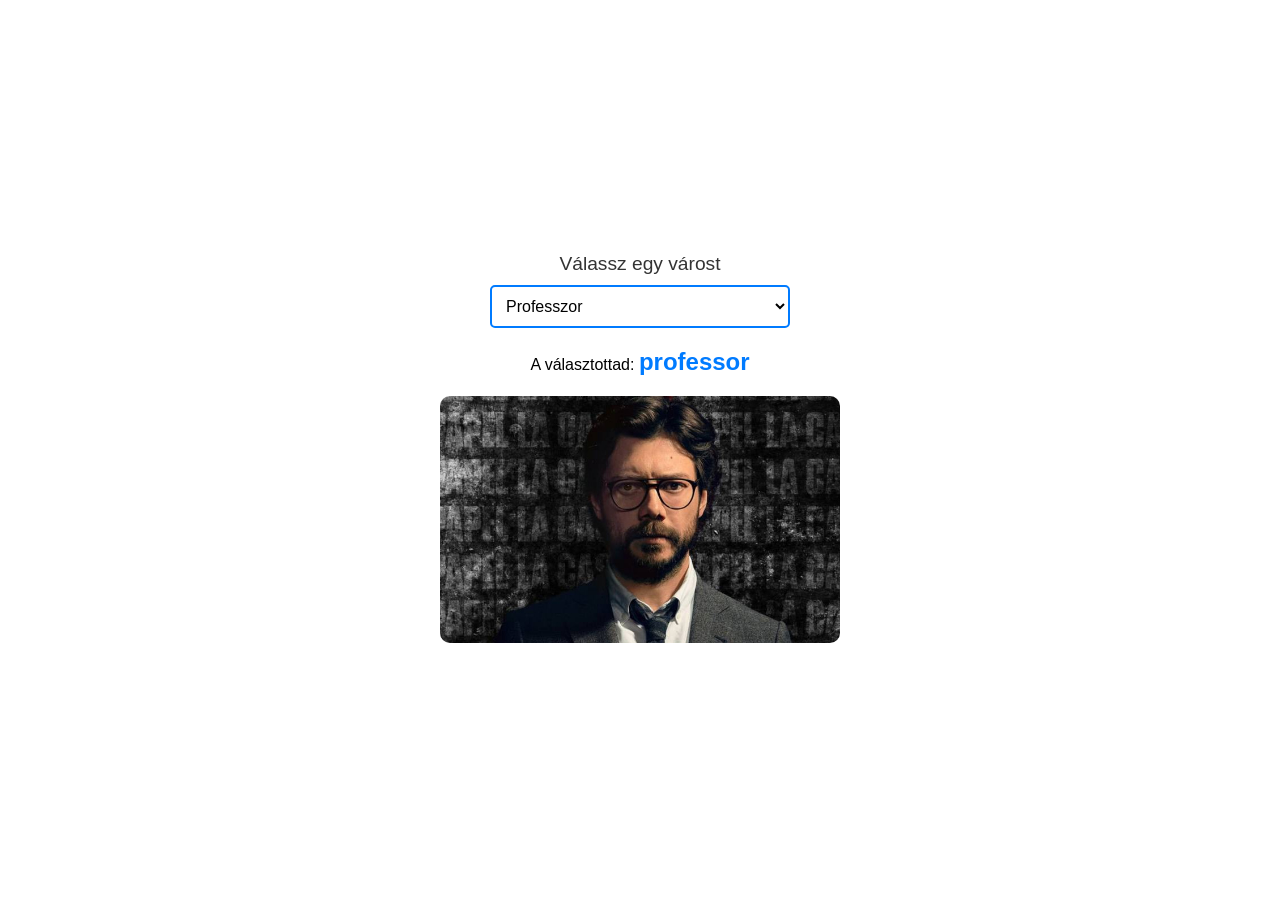
<file: 001_change_event/index.html>
<!DOCTYPE html>
<html lang="hu">

<head>
    <meta charset="UTF-8">
    <meta name="viewport" content="width=device-width, initial-scale=1.0">
    <title>Change Event</title>
    <link rel="stylesheet" href="style.css">
    <link rel="shortcut icon" href="./img/icon.svg" type="image/x-icon">
</head>

<body>
    <div class="container">
        <label for="city">Válassz egy várost</label>
        <select id="city" name="city">
            <option value="Berlin">Berlin</option>
            <option value="Tokyo">Tokyo</option>
            <option value="Rio">Rio</option>
            <option value="Nairobi">Nairobi</option>
            <option value="Lisbon">Lisszabon</option>
            <option value="Moscow">Moszkva</option>
            <option value="Denver">Denver</option>
            <option value="Stockholm">Stockholm</option>
            <option value="Helsinki">Helsinki</option>
            <option value="Professor" selected>Professzor</option>
        </select>
    </div>

    <div id="finish">
        <p>A választottad: <span id="demo">Berlin</span></p>
    
        <div id="image">
            
        </div>
    </div>

    <script src="script.js"></script>
</body>

</html>
</file>
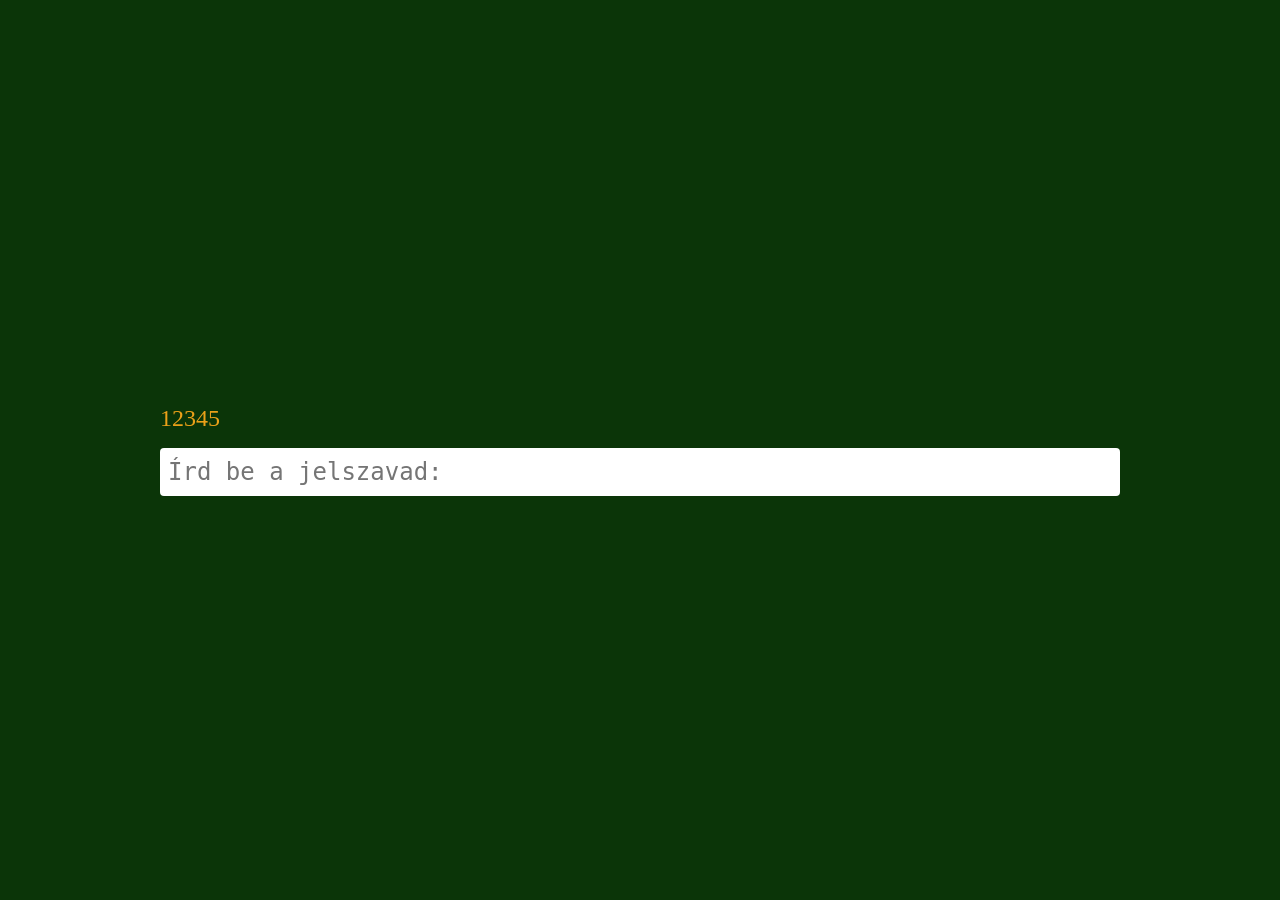
<file: 002_keypress_event/index.html>
<!DOCTYPE html>
<html lang="hu">
<head>
    <meta charset="UTF-8">
    <meta name="viewport" content="width=device-width, initial-scale=1.0">
    <title>Keypress-Keydown-Keyup event</title>
    <link rel="stylesheet" href="style.css">
</head>
<body>
    <div class="container">
        <span id="demo">12345</span>

        <textarea name="area" id="area" placeholder="Írd be a jelszavad:"></textarea>
    </div>

    <script src="script.js"></script>
</body>
</html>
</file>
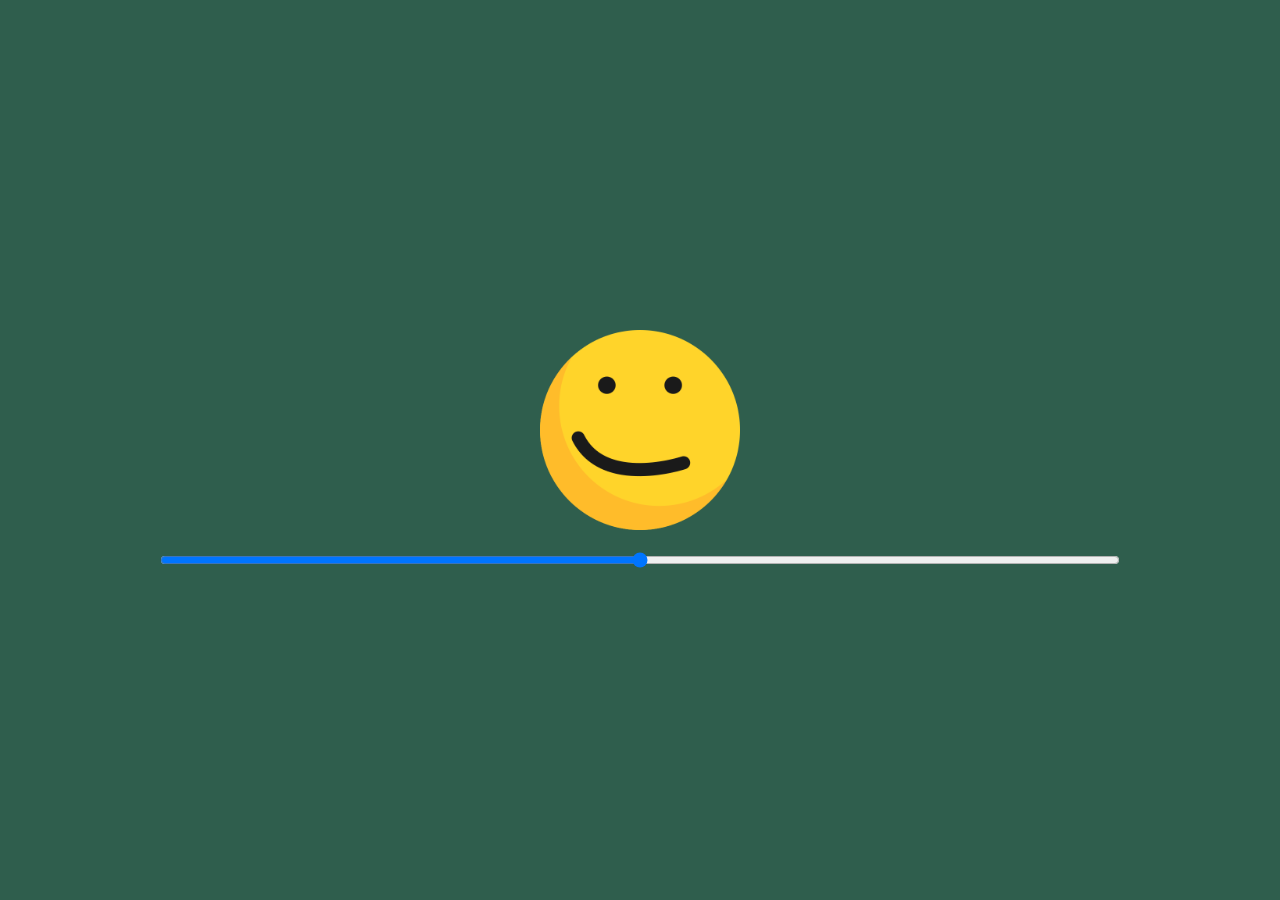
<file: 003_hangulat/index.html>
<!DOCTYPE html>
<html lang="hu">

<head>
    <meta charset="UTF-8">
    <meta name="viewport" content="width=device-width, initial-scale=1.0">
    <title>Hangulat</title>
    <link rel="stylesheet" href="./style.css">
    <link rel="shortcut icon" href="./img/face.ico" type="image/x-icon">
</head>

<body>
    <div class="container">
        <img src="./img/4.png" alt="" id="kep">
        <input type="range" id="csuszka" class="bomba-forma" min="0" max="6" step="1">
    </div>
    <script src="./script.js"></script>
</body>

</html
</file>
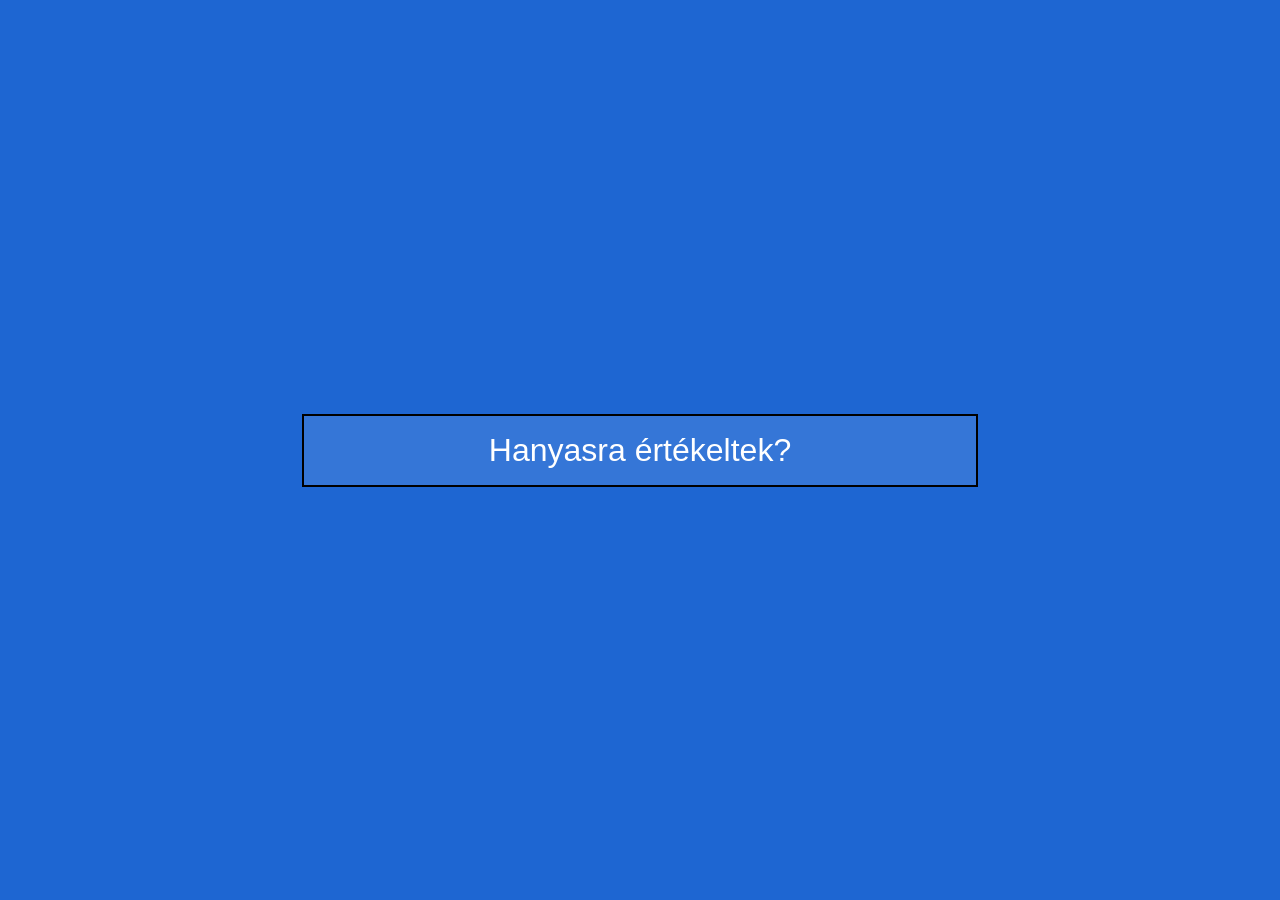
<file: 004_mouseover_event/index.html>
<!DOCTYPE html>
<html lang="hu">
<head>
    <meta charset="UTF-8">
    <meta name="viewport" content="width=device-width, initial-scale=1.0">
    <title>Mouseover - Mouseover events</title>
    <link rel="stylesheet" href="./style.css">
    <link rel="shortcut icon" href="./img/kep.jpg" type="image/x-icon">
</head>
<body>
    <div id="demo">
        <p>Hanyasra értékeltek?</p>
        <!-- <img src="./img/kep.jpg" alt=""> -->
    </div>

    <script src="script.js"></script>
</body>
</html>
</file>
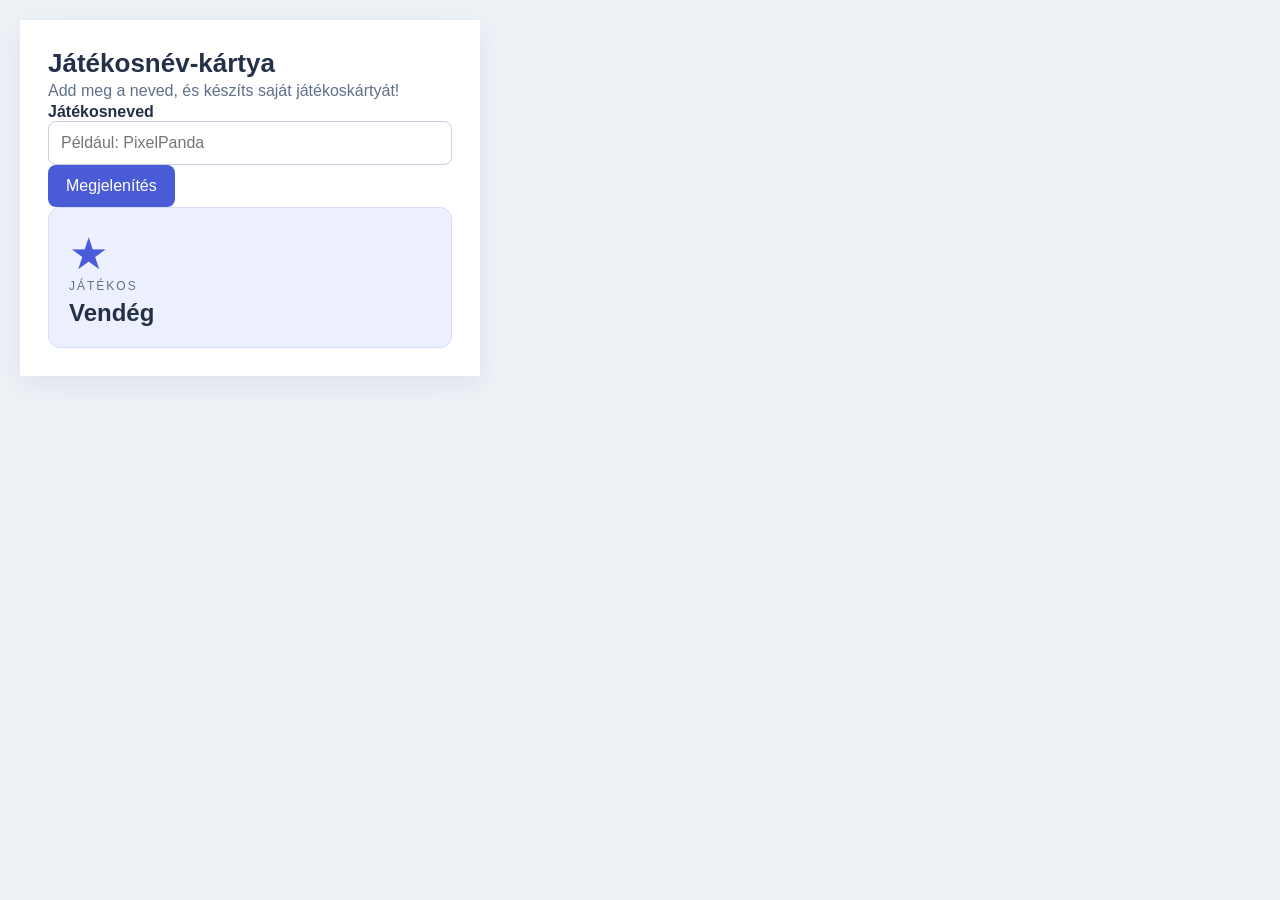
<file: 005_jatekosnev/index.html>
<!DOCTYPE html>
<html lang="hu">
<head>
    <meta charset="UTF-8">
    <meta name="viewport" content="width=device-width, initial-scale=1.0">
    <title>Játékosnév-kártya</title>
    <link rel="stylesheet" href="style.css">
</head>
<body>
    <main class="container">
        <h1>Játékosnév-kártya</h1>
        <p>Add meg a neved, és készíts saját játékoskártyát!</p>

        <div class="beallitasok">
            <label for="nev">Játékosneved</label>
            <input type="text" id="nev" placeholder="Például: PixelPanda" maxlength="20">
            <button type="button" id="gomb">Megjelenítés</button>
        </div>

        <div class="kartya">
            <span class="ikon" aria-hidden="true">★</span>
            <div>
                <p class="felirat">JÁTÉKOS</p>
                <h2 id="jatekosnev">Vendég</h2>
            </div>
        </div>
    </main>
    <script src="script.js"></script>
</body>
</html>
</file>
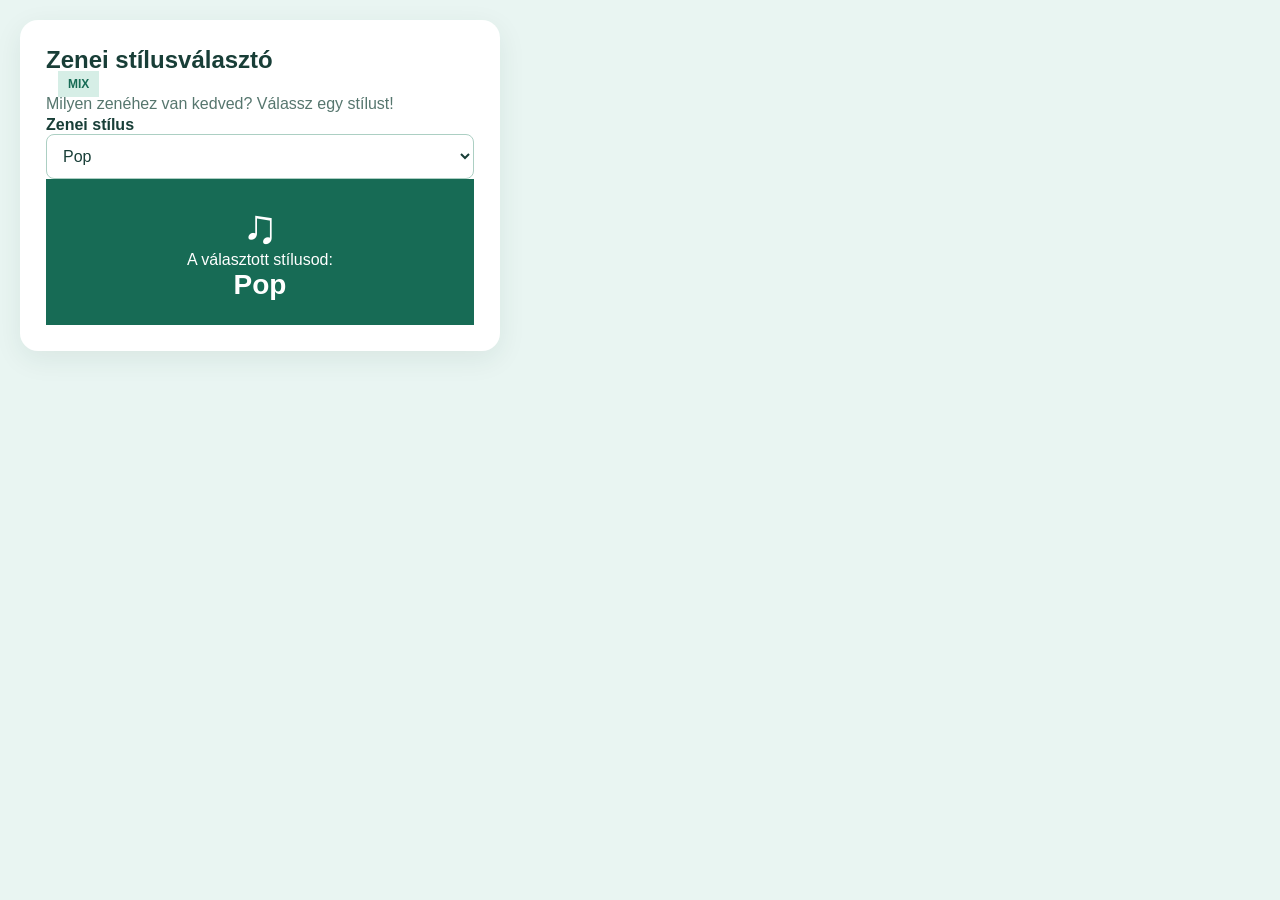
<file: 006_zenevalaszto/index.html>
<!DOCTYPE html>
<html lang="hu">
<head>
    <meta charset="UTF-8">
    <meta name="viewport" content="width=device-width, initial-scale=1.0">
    <title>Zenei stílusválasztó</title>
    <link rel="stylesheet" href="style.css">
</head>
<body>
    <main class="container">
        <header class="fejlec">
            <h1>Zenei stílusválasztó</h1>
            <span class="jelveny">MIX</span>
        </header>

        <p class="leiras">Milyen zenéhez van kedved? Válassz egy stílust!</p>

        <div class="beallitasok">
            <label for="stilus">Zenei stílus</label>
            <select id="stilus">
                <option value="Pop" selected>Pop</option>
                <option value="Rock">Rock</option>
                <option value="Jazz">Jazz</option>
                <option value="Elektronikus">Elektronikus</option>
                <option value="Klasszikus">Klasszikus</option>
            </select>
        </div>

        <section class="kartya">
            <span class="ikon" aria-hidden="true">♫</span>
            <p>A választott stílusod:</p>
            <h2 id="valasztott">Pop</h2>
        </section>
    </main>
    <script src="script.js"></script>
</body>
</html>
</file>
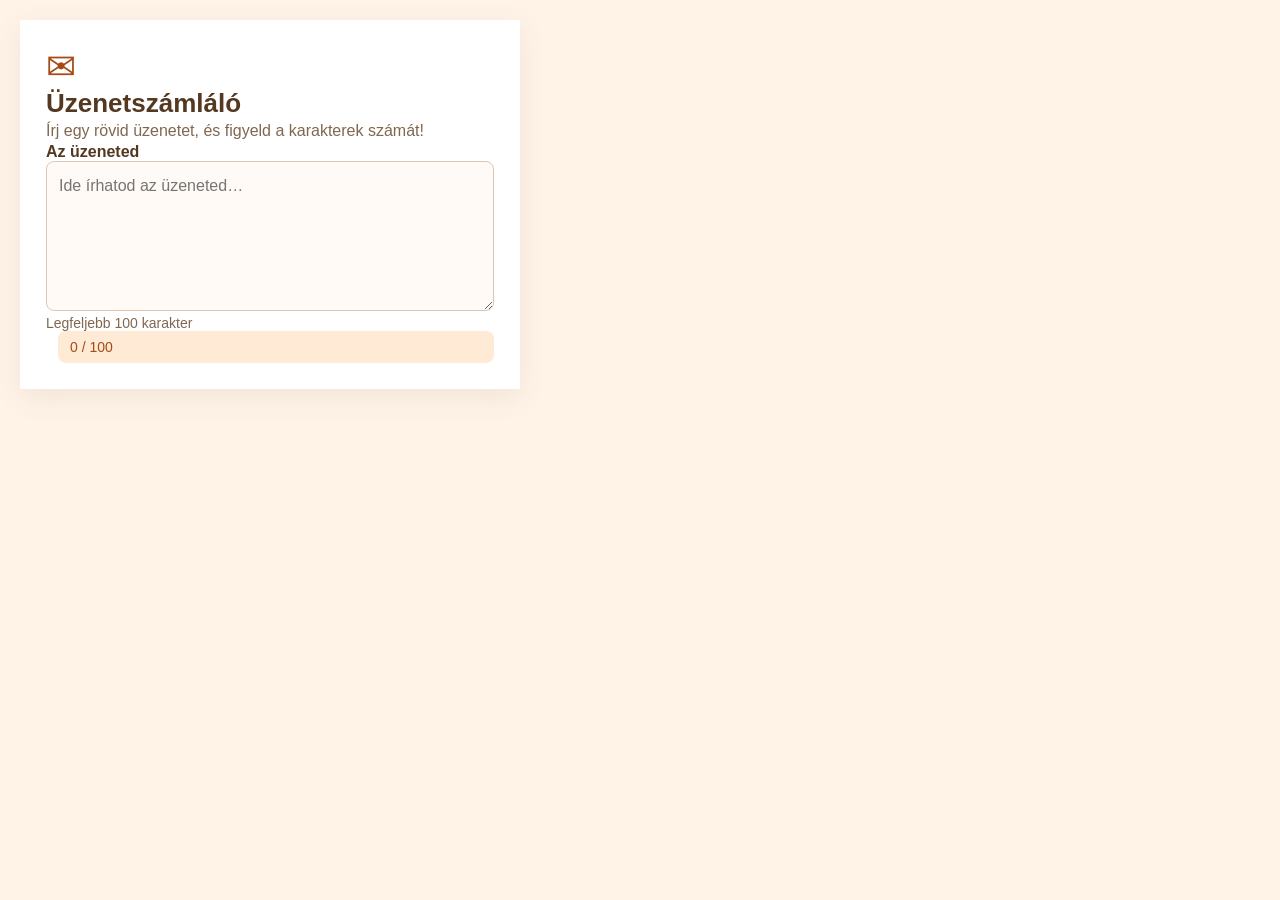
<file: 007_uzenetszamlalo/index.html>
<!DOCTYPE html>
<html lang="hu">
<head>
    <meta charset="UTF-8">
    <meta name="viewport" content="width=device-width, initial-scale=1.0">
    <title>Üzenetszámláló</title>
    <link rel="stylesheet" href="style.css">
</head>
<body>
    <main class="container">
        <header class="fejlec">
            <span class="ikon" aria-hidden="true">✉</span>
            <h1>Üzenetszámláló</h1>
        </header>

        <p class="leiras">Írj egy rövid üzenetet, és figyeld a karakterek számát!</p>

        <div class="szerkeszto">
            <label for="uzenet">Az üzeneted</label>
            <textarea id="uzenet" maxlength="100" placeholder="Ide írhatod az üzeneted…"></textarea>
        </div>

        <div class="info">
            <p>Legfeljebb 100 karakter</p>
            <p class="szamlalo"><span id="darab">0</span> / 100</p>
        </div>
    </main>
    <script src="script.js"></script>
</body>
</html>
</file>
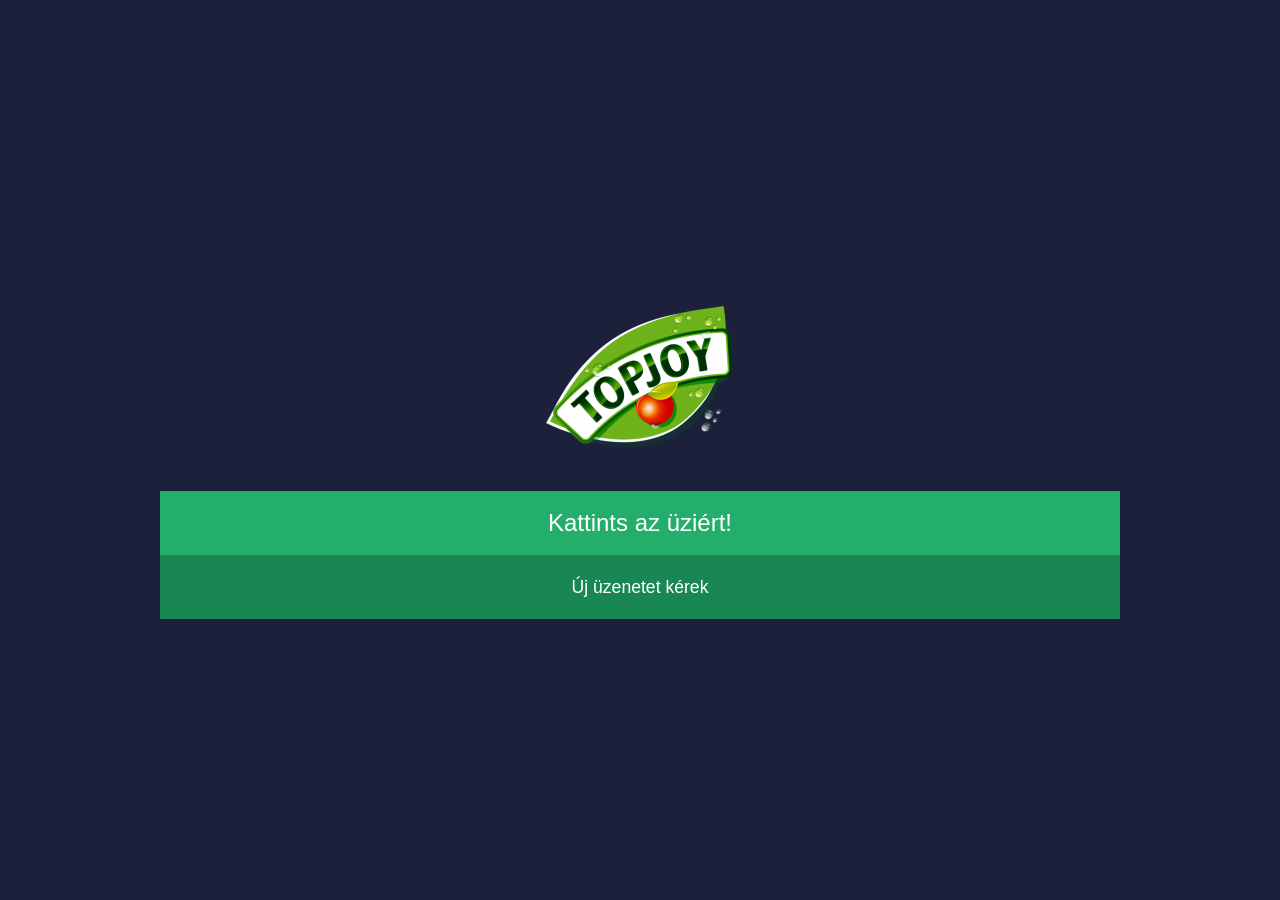
<file: 008_topjoy/index.html>
<!DOCTYPE html>
<html lang="hu">
<head>
    <meta charset="UTF-8">
    <meta name="viewport" content="width=device-width, initial-scale=1.0">
    <title>Topjoy</title>
    <link rel="stylesheet" href="./style.css">
    <link rel="shortcut icon" href="./topjoy.ico" type="image/x-icon">
</head>
<body>
    <div class="container">
        <div class="image-container">
            <img src="./topjoy.png" alt="topjoy" class="img-fluid">
        </div>
        <div class="message-box" id="messageBox">
            Kattints az üziért!
        </div>
        <button class="custom-button" type="button" id="MessegeButton">Új üzenetet kérek</button>
    </div>
    <script src="script.js"></script>
</body>
</html>
</file>
<file: 001_change_event/style.css>
* {
    margin: 0;
    padding: 0;
    box-sizing: border-box;
}

body {
    font-family: Arial, Helvetica, sans-serif;
    display: flex;
    align-items: center;
    justify-content: center;
    height: 100vh;
    flex-direction: column;
}

.container {
    margin-bottom: 20px;
    text-align: center;
    width: 75%;
}

label {
    font-size: 1.2rem;
    margin-bottom: 10px;
    display: block;
    color: #333333;
}

select {
    padding: 10px;
    font-size: 1rem;
    border-radius: 5px;
    border: 2px solid #007BFF;
    background-color: #FFFFFF;
    cursor: pointer;
    width: 100%;
    max-width: 300px;
    display: block;
    margin: 0 auto;
}

#finish {
    text-align: center;
    max-width: 800px;
    width: 100%;
    margin: 0 auto;
}

#demo {
    font-size: 1.5rem;
    color: #007BFF;
    font-weight: bold;
    margin-top: 20px;
}

#image img {
    margin-top: 20px;
    max-width: 50%;
    height: auto;
    border-radius: 10px;
}

@media (max-width: 768px) {
    select {
        max-width: 100%;
    }

    #image img {
        max-width: 80%;
    }
}

@media (max-width: 480px) {
    #demo {
        font-size: 1.2rem;
    }

    #image img {
        max-width: 90%;
    }
}
</file>
<file: 002_keypress_event/style.css>
* {
    margin: 0;
    padding: 0;
    box-sizing: border-box;
}

html {
    font-size: 16px;
}

body {
    background: #0B3508;
    color: #EBA119;
    height: 100vh; /* vh = viewport height */
    display: flex;
    justify-content: center; /* vízszintes igazítás flex-nél és gridnél */
    align-items: center; /* függőleges igazítás flex-nél és gridnél, ehhez mindenképp kell a height: 100vh */
    font-size: 1.5rem; /* rem = ez a gyökér elemhez viszonyítja a méretet, az alapértelmezett a html-ben 16px. A 1.5rem = 16 * 1.5 = 24px */
}

.container {
    /* border: 10px solid black; */
    width: 75%;
    display: flex;
    flex-direction: column;
    gap: 1rem;
}

textarea {
    border-radius: 0.25rem;
    border: none;
    height: 3rem;
    line-height: 3rem;
    font-size: 1.5rem;
    text-indent: 0.5rem;
    outline: none;
    resize: none;
}
</file>
<file: 003_hangulat/style.css>
* {
    margin: 0;
    padding: 0;
    box-sizing: border-box;
}

html {
    font-size: 16px;
}

body {
    background: #2F5E4D;
    font-family: Arial, Helvetica, sans-serif;
    /* border: 1px solid red; */
    display: flex;
    height: 100vh;
    justify-content: center;
    align-items: center;
}

.container {
    width: 75%;
    /* border: 1px solid red; */
    display: flex;
    flex-direction: column;
    justify-content: center;
    align-items: center;
    gap: 1.25rem;
}

.container > img {
    height: 200px;
}

.container > input {
    width: 100%;
    height: 1.25rem;
    background: #CCCCCC;
    color: #FFFFFF;
    border-radius: 5rem;
}

.container > input::-webkit-slider-thumb {
    width: 1.5rem;
    height: 1.5rem;
    border-radius: 50%;
    background-color: black;
}
</file>
<file: 004_mouseover_event/style.css>
* {
    margin: 0;
    padding: 0;
    box-sizing: content-box;
}

html{
    font-size: 16px;

}

body{
    font-family: Arial, Helvetica, sans-serif;
    background-color: rgb(30, 102, 210);
    color: white;
    display: flex;
    justify-content: center;
    align-items: center;
    min-height: 100vh;
    user-select: none;
}

#demo {
    display: flex;
    justify-content: center;
    align-items: center;
    border: 2px black solid;
    width: 50%;
    padding: 1rem;
    background: #FFFFFF1a;
    cursor: pointer; 
    overflow:hidden;
}

#demo > p {
    font-size: 2rem;
    text-align: center;
}

#demo > img {
max-height: 80%;
max-width: 80%;
border-radius: 0.75rem;
border: 1px black solid;
object-fit: contain;
}
</file>
<file: 005_jatekosnev/style.css>
* {
    margin: 0;
    padding: 0;
    box-sizing: border-box;
}

body {
    font-family: Arial, Helvetica, sans-serif;
    background: #edf2f7;
    color: #233047;
    min-height: 100vh;
    padding: 20px;
    /* FELADAT: A fő doboz középre igazítása flexszel. */
}

.container {
    width: 100%;
    max-width: 460px;
    padding: 28px;
    background: white;
    box-shadow: 0 8px 28px #23304714;
    /* FELADAT: Függőleges flex elrendezés, 20px térköz. */
    /* FELADAT: 16px-es sarokkerekítés. */
}

h1 {
    font-size: 26px;
}

.container > p {
    color: #607087;
    line-height: 1.5;
}

.beallitasok {
    /* FELADAT: Függőleges flex elrendezés, 10px térköz. */
}

label {
    font-weight: bold;
}

input {
    width: 100%;
    min-width: 0;
    padding: 12px;
    border: 1px solid #c6d0df;
    border-radius: 8px;
    font: inherit;
}

button {
    padding: 12px 18px;
    border: none;
    border-radius: 8px;
    background: #495bd6;
    color: white;
    font: inherit;
    /* FELADAT: Mutató kéz alakú egérkurzor. */
}

.kartya {
    background: #edf0ff;
    border: 1px solid #d7ddff;
    border-radius: 12px;
    padding: 20px;
    /* FELADAT: Vízszintes flex elrendezés, függőleges középre igazítás, 16px térköz. */
}

.ikon {
    color: #495bd6;
    font-size: 44px;
}

.felirat {
    color: #607087;
    font-size: 12px;
    letter-spacing: 2px;
    margin-bottom: 6px;
}

#jatekosnev {
    font-size: 24px;
    overflow-wrap: anywhere;
}

.kartya > div {
    min-width: 0;
}
</file>
<file: 006_zenevalaszto/style.css>
* {
    margin: 0;
    padding: 0;
    box-sizing: border-box;
}

body {
    font-family: Arial, Helvetica, sans-serif;
    background: #e9f5f2;
    color: #183e37;
    min-height: 100vh;
    padding: 20px;
    /* FELADAT: Flexszel igazítsd középre a fő dobozt mindkét irányban! */
}

.container {
    width: 100%;
    max-width: 480px;
    padding: 26px;
    background: white;
    border-radius: 18px;
    box-shadow: 0 8px 28px #183e3714;
    /* FELADAT: Függőleges flex elrendezés, 20px térközzel. */
}

.fejlec {
    /* FELADAT: Vízszintes flex elrendezés, függőleges középre igazítás.
       A cím balra, a MIX jelvény jobbra kerüljön, a köztük maradó
       szabad helyet oszd el! */
}

h1 {
    font-size: 24px;
}

.jelveny {
    padding: 6px 10px;
    background: #d6eee6;
    color: #176b55;
    font-size: 12px;
    font-weight: bold;
    margin-left: 12px;
}

.leiras {
    color: #56766e;
    line-height: 1.5;
}

.beallitasok {
    /* FELADAT: Függőleges flex elrendezés, 10px térközzel. */
}

label {
    font-weight: bold;
}

select {
    width: 100%;
    padding: 12px;
    border: 1px solid #accfc3;
    border-radius: 8px;
    background: white;
    color: #183e37;
    font: inherit;
    /* FELADAT: Mutató kéz alakú egérkurzor. */
}

.kartya {
    background: #176b55;
    color: white;
    padding: 24px;
    text-align: center;
    /* FELADAT: Függőleges flex elrendezés, vízszintesen középre
       igazított gyermekelemekkel, 12px térközzel. */
    /* FELADAT: 12px-es sarokkerekítés. */
}

.ikon {
    font-size: 48px;
    line-height: 1;
}

#valasztott {
    font-size: 28px;
}
</file>
<file: 007_uzenetszamlalo/style.css>
* {
    margin: 0;
    padding: 0;
    box-sizing: border-box;
}

body {
    font-family: Arial, Helvetica, sans-serif;
    background: #fff3e7;
    color: #543820;
    min-height: 100vh;
    padding: 20px;
    /* FELADAT: Flexszel igazítsd középre a fő dobozt mindkét irányban! */
}

.container {
    width: 100%;
    max-width: 500px;
    padding: 26px;
    background: white;
    box-shadow: 0 8px 28px #54382014;
    /* FELADAT: Függőleges flex elrendezés, 20px térközzel. */
    /* FELADAT: 16px-es sarokkerekítés. */
}

.fejlec {
    /* FELADAT: Vízszintes flex elrendezés, függőleges középre
       igazítás, 12px térköz. */
}

.ikon {
    font-size: 36px;
    color: #a64a13;
}

h1 {
    font-size: 26px;
}

.leiras {
    color: #806750;
    line-height: 1.5;
}

.szerkeszto {
    /* FELADAT: Függőleges flex elrendezés, 10px térközzel. */
}

label {
    font-weight: bold;
}

textarea {
    width: 100%;
    min-height: 150px;
    padding: 12px;
    border: 1px solid #ddc6b3;
    border-radius: 8px;
    background: #fffaf5;
    color: #543820;
    font: inherit;
    line-height: 1.5;
    resize: vertical;
}

.info {
    color: #806750;
    font-size: 14px;
    /* FELADAT: Vízszintes flex elrendezés, függőleges középre
       igazítás. A két felirat a sor két szélére kerüljön! */
}

.szamlalo {
    padding: 8px 12px;
    border-radius: 8px;
    background: #ffead6;
    color: #a64a13;
    white-space: nowrap;
    margin-left: 12px;
    /* FELADAT: Félkövér betűvastagság. */
}
</file>
<file: 008_topjoy/style.css>
*{
    margin: 0;
    padding: 0;
    box-sizing: border-box;
}

html{
    font-size: 16px;
}

body{
    background: #1C203A;
    font-family: Arial, Helvetica, sans-serif;
    display: flex;
    justify-content: center;
    align-items: center;
    min-height: 100vh;
    color: white;
}

.container{
    
    width: 75%;
    display: flex;
    flex-direction: column;
    align-items: center;
}
.image-container{
    margin-bottom: 1rem;
}

.img-fluid{
    max-width: 100%;
    height: auto;
}

.message-box, .custom-button{
    background: #23af6b;
    width: 100%;
    height: 4rem;
    border-radius: 0,5rem;
    text-align: center;
    line-height: 4rem;
    font-size: 1.5rem;
    border: none;
}
.message-box{
    background: #23af6b;
    font-size: 1.5rem;
}
.custom-button{
    background: #198754;
    color: white;
    font-size: 1.1rem;
    cursor: pointer;
    transition: filter 0.5s ease;

}

.custom-button :hover{
    filter: grayscale(50%);
}
</file>
